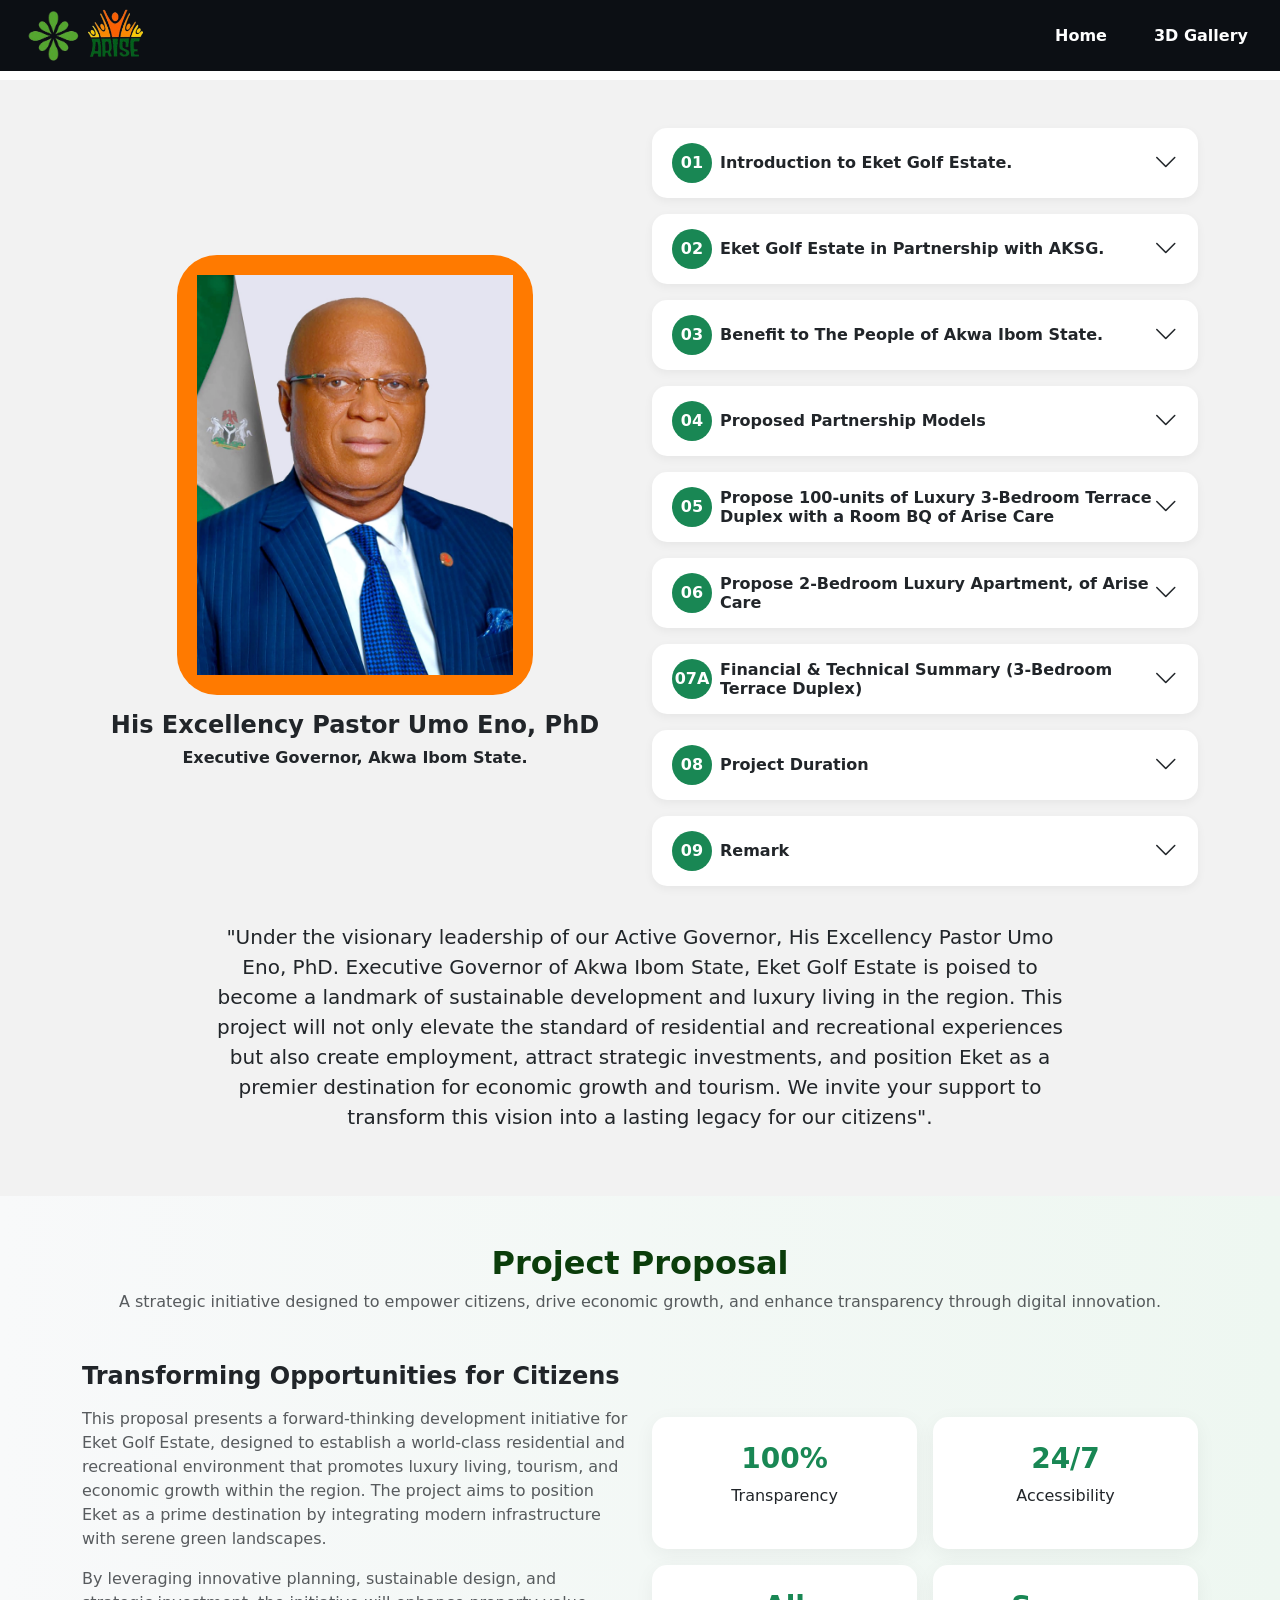
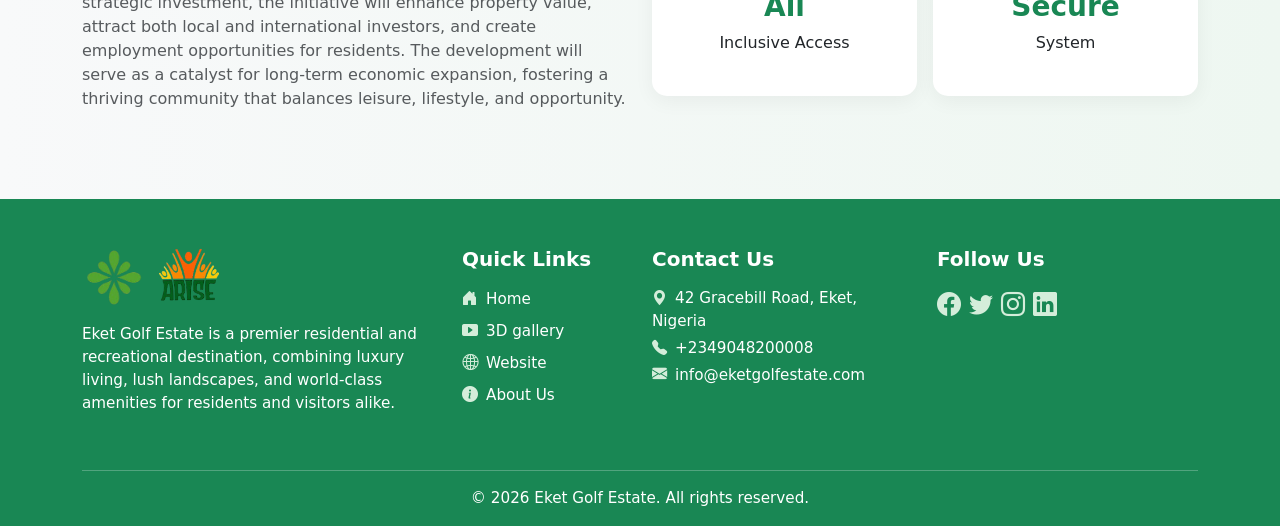
<file: index.html>
<!DOCTYPE html>
<html lang="en">

<head>
    <meta charset="UTF-8">
    <meta name="viewport" content="width=device-width, initial-scale=1.0">

    <!-- Bootstrap CSS -->

    <link rel="stylesheet" href="https://cdn.jsdelivr.net/npm/bootstrap-icons@1.11.1/font/bootstrap-icons.css">
    <link rel="stylesheet" href="./css/style.css">

    <link rel="shortcut icon" href="./images/Screenshot 2024-11-11 155359.png" type="image/x-icon">
    <link href="https://cdn.jsdelivr.net/npm/bootstrap@5.3.3/dist/css/bootstrap.min.css" rel="stylesheet">


    <title>Arise Cares</title>

    <style>
        body {
            margin: 0;
            padding-top: 80px;
        }

        .top-bar {
            color: white;
            font-size: 14px;
            padding: 5px 0;
            text-align: center;
        }

        .navbar-custom {
            background-color: white;
            padding: 10px 40px;
            border-bottom: 2px solid #e5e5e5;
            position: fixed;
        }

        .logo-img {
            height: 55px;
        }

        .nav-link {
            font-weight: 800;
            color: #ffffff;
            margin-left: 15px;
        }

        .nav-link:hover {
            color: #268b07 !important;
        }


        .collapse {
            transition: all 0.35s ease;
        }
    </style>
</head>

<body>




    <!-- NAVBAR -->
    <nav class="navbar navbar-expand-lg custom-navbar fixed-top">
        <div class="container-fluid px-4">

            <!-- LEFT LOGOS -->
            <div class="d-flex align-items-center gap-2">

                <!-- EKET GOLF LOGO -->
                <img src="./images/Screenshot_2024-11-11_155359-removebg-preview.png" class="logo">

                <!-- ARISE LOGO -->
                <img src="./images/arise-removebg-preview.png" class="logo">

            </div>

            <!-- TOGGLER -->
            <button class="navbar-toggler" type="button" data-bs-toggle="collapse" data-bs-target="#navMenu">
                <span class="navbar-toggler-icon"></span>
            </button>

            <!-- RIGHT MENU -->
            <div class="collapse navbar-collapse justify-content-end" id="navMenu">
                <ul class="navbar-nav align-items-center gap-3">

                    <li class="nav-item">
                        <a class="nav-link" href="./index.html">Home</a>
                    </li>

                    <li class="nav-item">
                        <a class="nav-link" href="./gallery.html">3D Gallery</a>
                    </li>

                    <!-- <li class="nav-item">
                        <a class="nav-link" href="./3D.html">3D Videos</a>
                    </li> -->
                </ul>
            </div>

        </div>
    </nav>


    <section class="py-5 section-bg">
        <div class="container">
            <div class="row align-items-center">

                <!-- LEFT SIDE (IMAGE + NAME) -->
                <div class="col-lg-6 text-center mb-4 mb-lg-0">
                    <div class="image-box mx-auto">
                        <img src="./images/Governor.webp" class="img-fluid person-img">
                    </div>
                    <h4 class="mt-3 fw-bold">His Excellency Pastor Umo Eno, PhD</h4>
                    <h6 class="mt-1 fw-bold">Executive Governor, Akwa Ibom State.</h6>
                </div>

                <!-- RIGHT SIDE (TEXT CARDS) -->
                <div class="col-lg-6" id="accordionExample">

                    <!-- CARD 1 -->
                    <div class="info-card mb-3">
                        <div class="d-flex align-items-center justify-content-between" data-bs-toggle="collapse"
                            data-bs-target="#cardContent1" role="button" aria-expanded="false" style="cursor: pointer;">
                            <div class="d-flex align-items-center">
                                <div class="number-circle">01</div>
                                <h6 class="fw-bold ms-2 mb-0">Introduction to Eket Golf Estate.</h6>
                            </div>
                            <i class="bi bi-chevron-down fs-4 dropdown-icon"></i>
                        </div>
                        <div class="collapse mt-3" id="cardContent1" data-bs-parent="#accordionExample">
                            <p class="mb-0">
                                We are pleased to introduce you to the prestigious <span class="golf">Eket Golf
                                    Estate</span>, a world-class
                                residential and recreational community that reflects the vision of a modern and
                                sustainable residential estate. Strategically located in the heart of Eket, Akwa Ibom.
                                Eket Golf Estate is divided into two parts, the Commercial and Residential, with a C of
                                O as a title document. Our Estate offers state-of-the-art amenities, including a
                                professional golf course, lawn tennis court, basketball court, helipad, clinic,
                                Supermarket, swimming pool, children's playground, restaurant, 24-hours surveillance,
                                24-hours electricity, football pitch, 24-hours village market & residents cinema with
                                luxury homes, a serene environment, and infrastructure designed to enhance quality
                                living. <br> <br>
                                We respectfully propose a partnership with the Government of Akwa Ibom State to develop
                                <span class="fw-bold">100 units of luxury 3-bedroom terrace duplex with a Room
                                    BQ,</span> within the
                                residential precinct of Eket
                                Golf Estate under the branded project <span class="arise">“ARISE CARE”</span>.

                            </p> <br>


                            <img src="./images/gate-view_1.jpg" alt="Eket Golf Estate"
                                class="img-fluid rounded shadow-sm w-100"> <br>

                            <div class="text-center"> <br>
                                <a href="./gallery.html" class="btn btn-success px-4 py-2 fw-bold text-orange-custom">
                                    Learn More <i class="bi bi-arrow-right ms-2"></i>
                                </a>
                            </div>
                        </div>
                    </div>

                    <!-- CARD 2 -->
                    <div class="info-card mb-3">
                        <div class="d-flex align-items-center justify-content-between" data-bs-toggle="collapse"
                            data-bs-target="#cardContent2" role="button" aria-expanded="false" style="cursor: pointer;">
                            <div class="d-flex align-items-center">
                                <div class="number-circle">02</div>
                                <h6 class="fw-bold ms-2 mb-0">Eket Golf Estate in Partnership with AKSG.</h6>
                            </div>
                            <i class="bi bi-chevron-down fs-4 dropdown-icon"></i>
                        </div>
                        <div class="collapse mt-3" id="cardContent2" data-bs-parent="#accordionExample">
                            <p class="mb-0">
                                We respectfully propose a strategic partnership with the Government of Akwa Ibom State
                                to deliver a premium residential development comprising 100 units of luxury 3-bedroom
                                terrace duplex with a Room BQ. Each with an internal floor area of 220.252 m², within
                                the serene and
                                prestigious residential precinct of Eket Golf Estate. This development will be executed
                                under the distinctive and forward-looking brand identity, <span class="arise">“ARISE
                                    CARE.”</span> <br> <br>

                                This initiative is designed to redefine modern living standards within the region by
                                combining architectural excellence, functional design, and sustainable building
                                practices. Each apartment will be thoughtfully crafted to provide spacious interiors,
                                high-quality finishes, and a comfortable living environment that meets the expectations
                                of contemporary homeowners and investors alike. <br> <br>


                                The <span class="arise">“ARISE CARE”</span> project aims to create not just housing, but
                                a vibrant and secure
                                community that promotes wellbeing, convenience, and lifestyle enhancement. The
                                development will incorporate essential infrastructure, green spaces, reliable utilities,
                                and modern amenities to ensure a seamless living experience for residents. <br><br>

                                In addition to addressing the growing demand for high-quality housing, this partnership
                                will contribute significantly to the economic development of Eket Local Government Area
                                and Akwa Ibom State by creating jobs, attracting investment, and enhancing the overall
                                value of the State. It will also reinforce the government's commitment to urban
                                development, innovation, and improved quality of life for its citizens. <br><br>

                                We are confident that this collaboration will serve as a landmark project, setting a new
                                benchmark for residential developments in Akwa Ibom State while aligning with the
                                broader vision of sustainable growth and prosperity.
                            </p> <br>

                            <img src="./images/new picture apartment pent 1.jpeg" alt="Eket Golf Estate"
                                class="img-fluid rounded shadow-sm w-100"> <br>

                            <div class="text-center"> <br>
                                <a href="./gallery.html" class="btn btn-success px-4 py-2 fw-bold text-orange-custom">
                                    Learn More <i class="bi bi-arrow-right ms-2"></i>
                                </a>
                            </div>
                        </div>
                    </div>

                    <!-- CARD 3 -->
                    <div class="info-card mb-3">
                        <div class="d-flex align-items-center justify-content-between" data-bs-toggle="collapse"
                            data-bs-target="#cardContent3" role="button" aria-expanded="false" style="cursor: pointer;">
                            <div class="d-flex align-items-center">
                                <div class="number-circle">03</div>
                                <h6 class="fw-bold ms-2 mb-0">Benefit to The People of Akwa Ibom State.</h6>
                            </div>
                            <i class="bi bi-chevron-down fs-4 dropdown-icon"></i>
                        </div>
                        <div class="collapse mt-3" id="cardContent3" data-bs-parent="#accordionExample">
                            <p class="mb-0">
                            <ul>
                                <li class="fw-bold">Home Ownership at Controlled Pricing</li>
                            </ul>
                            The ₦80 Million per unit price is significantly below current open-market values for
                            comparable luxury developments in Uyo and Eket (₦120–180 million range). Through government
                            facilitation (infrastructure support, or mortgage guarantee), civil servants can access
                            units at subsidized or phased-payment terms. <br><br>

                            <ul>
                                <li class="fw-bold">Payroll-Deduction / Mortgage-Friendly Payment Plan</li>
                            </ul>

                            We propose a 36–60 month structured payment plan directly deductible from salary (similar to
                            existing staff housing schemes), with initial deposit as low as 10–20% (₦9–18 million). This
                            removes the barrier of large upfront capital for many mid-to-senior civil servants.
                            </p> <br>

                            <ul>
                                <li class="fw-bold">World-Class Living Environment </li>
                            </ul>

                            Residents gain immediate access to: <br> <br>
                            <ul class="dash-list ps-3">
                                <li>24-hour electricity & water.</li>
                                <li>Professional golf course & sports facilities.</li>
                                <li>Private cinema, swimming pool, children's playground.</li>
                                <li>On-site clinic, supermarket & 24-hour security.</li>
                                <li>Helipad (quick access to Uyo & beyond).</li>
                            </ul>
                            These amenities significantly improve quality of life and reduce daily stress for
                            hardworking civil servants and their families. <br><br>

                            <ul>
                                <li class="fw-bold">Long-Term Wealth Creation</li>
                            </ul>


                            Eket is experiencing rapid appreciation due to the Ibom Deep Seaport project and ongoing
                            industrialization in its environs. Historical data from similar estates in Akwa Ibom shows
                            8–15% annual capital appreciation. <span class="arise"> “ARISE CARE” </span> units offer
                            civil servants a high-quality
                            asset that builds generational wealth. <br> <br>


                            <ul>
                                <li class="fw-bold">Proximity & Convenience</li>
                            </ul>

                            The estate is only 38 minutes from Uyo (state secretariat), 8 minutes to Ibom Deepsea Port,
                            7 minutes to Ibeno Beach, 5 minutes to Eket Sports Stadium, 36 minutes to Victor Attah
                            International Airport, 32 minutes to Oron Museum, 8 minutes to BUA Refinery, 7 minutes to
                            Seplat Energy, and within 10 minutes of major facilities around Eket — ideal for civil
                            servants posted in Eket, Onna, Esit Eket, or commuting to Uyo. <br> <br>

                            <ul>
                                <li class="fw-bold">Health & Wellbeing Support</li>
                            </ul>


                            The on-site 24-hour clinic provides immediate medical access — a critical benefit for
                            families with elderly parents or young children. <br> <br>

                            <ul>
                                <li class="fw-bold">Social & Networking Capital</li>
                            </ul>

                            Living in <span class="golf">Eket Golf Estate</span> connects civil servants with other
                            professionals, business
                            owners, and senior public officers — enhancing career and social networks. <br> <br>

                        </div>
                    </div>

                    <!-- CARD 4 -->
                    <div class="info-card mb-3">
                        <div class="d-flex align-items-center justify-content-between" data-bs-toggle="collapse"
                            data-bs-target="#cardContent4" role="button" aria-expanded="false" style="cursor: pointer;">
                            <div class="d-flex align-items-center">
                                <div class="number-circle">04</div>
                                <h6 class="fw-bold ms-2 mb-0">Proposed Partnership Models</h6>
                            </div>
                            <i class="bi bi-chevron-down fs-4 dropdown-icon"></i>
                        </div>
                        <div class="collapse mt-3" id="cardContent4" data-bs-parent="#accordionExample">
                            <p class="mb-0">

                                We are flexible and open to any model that best serves the State’s objectives: <br>
                            <ul>
                                <li class="dash-list ps-3 fw-bold fst-italic">Option A – Government-Backed Development
                                    Guarantee:</li>
                            </ul>The Government of Akwa Ibom State shall formally mandate Eket Golf Estate through a
                            Letter of Guarantee and a binding contract executed between both parties. Under this
                            arrangement, Eket Golf Estate will undertake the construction of the project, and upon
                            reaching 70% completion of development, the government shall release the agreed funds to the
                            developer.
                            <ul> <br>
                                <li class="dash-list ps-3 fw-bold fst-italic">Option B – Phased Government Funding
                                    Structure:
                                </li>
                            </ul> The Government of Akwa Ibom State shall adopt a milestone-based payment approach,
                            beginning with an initial 30% upfront disbursement. At a defined stage of project
                            development, an additional 40% payment shall be released, while the final 30% balance shall
                            be paid upon full completion of the project. <br> <br><span>
                                As a key provision, upon full completion of the project, all keys to the 100 housing
                                units shall be formally handed over to the Government of Akwa Ibom State.</span> <br>
                            <br>



                            </p>

                            <div class="row g-4 justify-content-center">
                                <div class="col-6 col-lg-4">
                                    <div class="gallery-item">
                                        <img src="./images/arise-removebg-preview.png" class="img-fluid">
                                    </div>
                                </div>
                                <div class="col-6 col-lg-4">
                                    <div class="gallery-item">
                                        <img src="./images/Screenshot_2024-11-11_155359-removebg-preview.png"
                                            class="img-fluid">
                                    </div>
                                </div>

                            </div>
                        </div>
                    </div>

                    <!-- CARD 5 -->
                    <div class="info-card mb-3">
                        <div class="d-flex align-items-center justify-content-between" data-bs-toggle="collapse"
                            data-bs-target="#cardContent5" role="button" aria-expanded="false" style="cursor: pointer;">
                            <div class="d-flex align-items-center">
                                <div class="number-circle">05</div>
                                <h6 class="fw-bold ms-2 mb-0">Propose 100-units of Luxury 3-Bedroom Terrace Duplex with
                                    a Room BQ of
                                    Arise Care
                                </h6>
                            </div>
                            <i class="bi bi-chevron-down fs-4 dropdown-icon"></i>
                        </div>
                        <div class="collapse mt-3" id="cardContent5" data-bs-parent="#accordionExample">
                            <h6 class="text-center fw-bold">Propose Design For AriseCare.</h6>

                            <img src="./images/4 picture.jpeg" alt="Eket Golf Estate"
                                class="img-fluid rounded shadow-sm w-100"> <br> <br>

                            <img src="./images/5 picture.jpeg" alt="Eket Golf Estate"
                                class="img-fluid rounded shadow-sm w-100"> <br> <br>


                            <img src="./images/new picture apartment pent 1.jpeg" alt="Eket Golf Estate"
                                class="img-fluid rounded shadow-sm w-100"> <br>


                            <div class="text-center"> <br>
                                <a href="./gallery.html" class="btn btn-success px-4 py-2 fw-bold text-orange-custom">
                                    Learn More <i class="bi bi-arrow-right ms-2"></i>
                                </a>
                            </div>
                        </div>
                    </div>

                    <!-- CARD 6 -->
                    <div class="info-card mb-3">
                        <div class="d-flex align-items-center justify-content-between" data-bs-toggle="collapse"
                            data-bs-target="#cardContent6" role="button" aria-expanded="false" style="cursor: pointer;">
                            <div class="d-flex align-items-center">
                                <div class="number-circle">06</div>
                                <h6 class="fw-bold ms-2 mb-0">Propose 2-Bedroom Luxury Apartment, of
                                    Arise Care
                                </h6>
                            </div>
                            <i class="bi bi-chevron-down fs-4 dropdown-icon"></i>
                        </div>
                        <div class="collapse mt-3" id="cardContent6" data-bs-parent="#accordionExample">
                            <h6 class="text-center fw-bold">Propose Design For AriseCare.</h6>

                            <img src="./images/2 bedroom.jpeg" alt="Eket Golf Estate"
                                class="img-fluid rounded shadow-sm w-100"> <br> <br>

                            <img src="./images/2 bedroom luxury.jpeg" alt="Eket Golf Estate"
                                class="img-fluid rounded shadow-sm w-100"> <br> <br>

                            <div class="text-center"> <br>
                                <a href="./gallery.html" class="btn btn-success px-4 py-2 fw-bold text-orange-custom">
                                    Learn More <i class="bi bi-arrow-right ms-2"></i>
                                </a>
                            </div>
                        </div>
                    </div>

                    <!-- CARD 7 -->
                    <div class="info-card mb-3">
                        <div class="d-flex align-items-center justify-content-between" data-bs-toggle="collapse"
                            data-bs-target="#cardContent7" role="button" aria-expanded="false" style="cursor: pointer;">
                            <div class="d-flex align-items-center">
                                <div class="number-circle">07A</div>
                                <h6 class="fw-bold ms-2 mb-0">Financial & Technical Summary (3-Bedroom Terrace Duplex)
                                </h6>
                            </div>
                            <i class="bi bi-chevron-down fs-4 dropdown-icon"></i>
                        </div>
                        <div class="collapse mt-3" id="cardContent7" data-bs-parent="#accordionExample">
                            <p class="mb-0">

                            <ul class="dash-list ps-3">
                                <li><span class="fw-bold">Land:</span> <span class="fw-light">Already secured with C of
                                        O.</span></li> <br>

                                <li><span class="fw-bold">Infrastructure:</span>
                                    <span class="fw-light">Fully serviced (24-hour power, water, roads,
                                        security).</span>
                                </li> <br>

                                <li><span class="fw-bold">Construction quality:</span>
                                    <span class="fw-light text-center">High-spec finishes (High quality tiles, sanitary
                                        wares, aluminum
                                        windows, etc.).</span>
                                </li> <br>

                                <li><span class="fw-bold">Price per Unit: </span>
                                    <span class="fw-light text-center">₦80,000,000 (Eighty Million Naira).</span>
                                </li> <br>

                                <li><span class="fw-bold">Total Project Value:</span>
                                    <span class="fw-light">₦8,000,000,000 (Eight Billion Naira).</span>
                                </li> <br>

                                <li><span class="fw-bold">Payment flexibility:</span>
                                    <span class="fw-light">Negotiable with government support.</span>
                                </li> <br>

                                <li><span class="fw-bold">Projected economic impact:</span>
                                    <span class="fw-light">Direct jobs during construction, increased local commerce,
                                        enhanced state image.</span>
                                </li> <br>
                            </ul>
                            </p>


                            <div class="d-flex align-items-center">
                                <div class="number-circle">07B</div>
                                <h6 class="fw-bold ms-2 mb-0">Financial & Technical Summary (2-Bedroom Luxury Apartment)
                                </h6>
                            </div>


                        </div>

                        <div class="collapse mt-3" id="cardContent7" data-bs-parent="#accordionExample">
                            <p class="mb-0">

                            <ul class="dash-list ps-3">
                                <li><span class="fw-bold">Land:</span> <span class="fw-light">Already secured with C of
                                        O.</span></li> <br>

                                <li><span class="fw-bold">Infrastructure:</span>
                                    <span class="fw-light">Fully serviced (24-hour power, water, roads,
                                        security).</span>
                                </li> <br>

                                <li><span class="fw-bold">Construction quality:</span>
                                    <span class="fw-light text-center">High-spec finishes (High quality tiles, sanitary
                                        wares, aluminum
                                        windows, etc.).</span>
                                </li> <br>

                                <li><span class="fw-bold">Price per Unit: </span>
                                    <span class="fw-light text-center">₦50,000,000 (Fifty Million Naira).</span>
                                </li> <br>

                                <li><span class="fw-bold">Total Project Value:</span>
                                    <span class="fw-light">₦5,000,000,000 (Five Billion Naira).</span>
                                </li> <br>

                                <li><span class="fw-bold">Payment flexibility:</span>
                                    <span class="fw-light">Negotiable with government support.</span>
                                </li> <br>

                                <li><span class="fw-bold">Projected economic impact:</span>
                                    <span class="fw-light">Direct jobs during construction, increased local commerce,
                                        enhanced state image.</span>
                                </li> <br>
                            </ul>
                            </p>
                        </div>
                    </div>

                    <!-- CARD 8 -->
                    <div class="info-card mb-3">
                        <div class="d-flex align-items-center justify-content-between" data-bs-toggle="collapse"
                            data-bs-target="#cardContent8" role="button" aria-expanded="false" style="cursor: pointer;">
                            <div class="d-flex align-items-center">
                                <div class="number-circle">08</div>
                                <h6 class="fw-bold ms-2 mb-0">Project Duration</h6>
                            </div>
                            <i class="bi bi-chevron-down fs-4 dropdown-icon"></i>
                        </div>
                        <div class="collapse mt-3" id="cardContent8" data-bs-parent="#accordionExample">
                            <p class="mb-0">

                                This Project is going to last for <span class="fw-bold">18 Months</span> from
                                commencement.
                            </p>
                        </div>
                    </div>

                    <!-- CARD 9 -->
                    <div class="info-card mb-3">
                        <div class="d-flex align-items-center justify-content-between" data-bs-toggle="collapse"
                            data-bs-target="#cardContent9" role="button" aria-expanded="false" style="cursor: pointer;">
                            <div class="d-flex align-items-center">
                                <div class="number-circle">09</div>
                                <h6 class="fw-bold ms-2 mb-0">Remark</h6>
                            </div>
                            <i class="bi bi-chevron-down fs-4 dropdown-icon"></i>
                        </div>
                        <div class="collapse mt-3" id="cardContent9" data-bs-parent="#accordionExample">
                            <p class="mb-0">
                                Your Excellency, <span class="arise">“ARISE CARE”</span> represents a tangible,
                                high-impact opportunity to improve
                                the living standards of Akwa Ibom civil servants while showcasing the state’s commitment
                                to modern, sustainable housing. The project aligns perfectly with the ARISE Agenda
                                pillars of Wealth Creation, Poverty Alleviation, and Infrastructural Development. <br>
                                <br>


                                If this project is approved and awarded to Eket Golf Estate, we respectfully request
                                that Your Excellency, The Governor of Akwa Ibom State, graciously honor us; at your
                                convenience, by performing the foundation-laying ceremony for the proposed <span
                                    class="fw-bold"> 100-unit
                                    Luxury 3-Bedroom Terrace Duplex at Eket Golf Estate.</span> <br> <br>

                                We stand ready for a site visit, virtual presentation, submission of detailed
                                architectural drawings, cost breakdowns (payment schedules), legal title documents, and
                                any additional information or detailed feasibility studies required at your earliest
                                convenience. <br> <br>
                                Thank you for your leadership and kind consideration.

                            </p>
                        </div>
                    </div>

                </div>

            </div>

            <!-- ===================== STANDALONE PARAGRAPH ===================== -->
            <div class="row mt-3">
                <div class="col-12 text-center">
                    <p class="lead mx-auto mt-1" style="max-width: 850px;">
                        "Under the visionary leadership of our Active Governor, <strong>His Excellency Pastor Umo
                            Eno, PhD</strong>. Executive Governor of Akwa Ibom State, Eket Golf Estate is poised to
                        become a
                        landmark of sustainable development and luxury living in the region. This project will not only
                        elevate the standard of residential and recreational experiences but also create employment,
                        attract strategic investments, and position Eket as a premier destination for economic growth
                        and tourism. We invite your support to transform this vision into a lasting legacy for our
                        citizens".
                    </p>
                </div>
            </div>
        </div>
    </section>



    <section class="proposal-section py-5">
        <div class="container">

            <!-- HEADER -->
            <div class="text-center mb-5">
                <h2 class="fw-bold">Project Proposal</h2>
                <p class="text-muted">
                    A strategic initiative designed to empower citizens, drive economic growth, and enhance transparency
                    through digital innovation.
                </p>
            </div>

            <div class="row align-items-center">

                <!-- LEFT CONTENT -->
                <div class="col-lg-6 mb-4">

                    <h4 class="fw-bold mb-3">Transforming Opportunities for Citizens</h4>

                    <p class="text-muted mb-lg-10 ml-30">
                        This proposal presents a forward-thinking development initiative for Eket Golf Estate, designed
                        to establish a world-class residential and recreational environment that promotes luxury living,
                        tourism, and economic growth within the region. The project aims to position Eket as a prime
                        destination by integrating modern infrastructure with serene green landscapes.
                    </p>

                    <p class="text-muted">
                        By leveraging innovative planning, sustainable design, and strategic investment, the initiative
                        will enhance property value, attract both local and international investors, and create
                        employment opportunities for residents. The development will serve as a catalyst for long-term
                        economic expansion, fostering a thriving community that balances leisure, lifestyle, and
                        opportunity.
                    </p>


                </div>

                <!-- RIGHT HIGHLIGHT CARDS -->
                <div class="col-lg-6">

                    <div class="row g-3">

                        <div class="col-6">
                            <div class="proposal-card text-center">
                                <h3>100%</h3>
                                <p>Transparency</p>
                            </div>
                        </div>

                        <div class="col-6">
                            <div class="proposal-card text-center">
                                <h3>24/7</h3>
                                <p>Accessibility</p>
                            </div>
                        </div>

                        <div class="col-6">
                            <div class="proposal-card text-center">
                                <h3>All</h3>
                                <p>Inclusive Access</p>
                            </div>
                        </div>

                        <div class="col-6">
                            <div class="proposal-card text-center">
                                <h3>Secure</h3>
                                <p>System</p>
                            </div>
                        </div>

                    </div>

                </div>

            </div>
        </div>
    </section>


    <!-- ===================== FOOTER ===================== -->
    <footer class="footer-section text-white pt-5 pb-3" style="background-color: #198754;">
        <div class="container">

            <div class="row">

                <!-- ABOUT / LOGO -->
                <div class="col-lg-4 mb-4">
                    <div class="d-flex align-items-center gap-3 mb-3">
                        <img src="./images/Screenshot_2024-11-11_155359-removebg-preview.png"
                            alt="Eket Golf Estate Logo" class="footer-logo">
                        <img src="./images/arise-removebg-preview.png" alt="Arise Logo" class="footer-logo">
                    </div>
                    <p>
                        Eket Golf Estate is a premier residential and recreational destination, combining luxury living,
                        lush landscapes, and world-class amenities for residents and visitors alike.
                    </p>
                </div>

                <!-- QUICK LINKS -->
                <div class="col-lg-2 mb-4">
                    <h5 class="fw-bold mb-3">Quick Links</h5>
                    <ul class="list-unstyled">
                        <li><i class="bi bi-house-door-fill me-2"></i><a href="./index.html"
                                class="footer-link">Home</a></li>
                        <li><i class="bi bi-play-btn-fill me-2"></i><a href="./gallery.html" class="footer-link">3D
                                gallery</a></li>
                        <li><i class="bi bi-globe2 me-2"></i><a href="https://www.eketgolfestate.com/"
                                class="footer-link">Website</a></li>
                        <li><i class="bi bi-info-circle-fill me-2"></i><a href="#" class="footer-link">About Us</a></li>
                    </ul>
                </div>
                <!-- CONTACT INFO -->
                <div class="col-lg-3 mb-4">
                    <h5 class="fw-bold mb-3">Contact Us</h5>
                    <p class="mb-1"><i class="bi bi-geo-alt-fill me-2"></i>42 Gracebill Road, Eket, Nigeria</p>
                    <p class="mb-1"><i class="bi bi-telephone-fill me-2"></i>+2349048200008</p>
                    <p class="mb-1"><i class="bi bi-envelope-fill me-2"></i>info@eketgolfestate.com</p>
                </div>

                <!-- FOLLOW US / SOCIAL -->
                <div class="col-lg-3 mb-4">
                    <h5 class="fw-bold mb-3">Follow Us</h5>
                    <div class="d-flex gap-2">
                        <a href="https://www.facebook.com/" class="text-white fs-4"><i class="bi bi-facebook"></i></a>
                        <a href="#" class="text-white fs-4"><i class="bi bi-twitter"></i></a>
                        <a href="#" class="text-white fs-4"><i class="bi bi-instagram"></i></a>
                        <a href="#" class="text-white fs-4"><i class="bi bi-linkedin"></i></a>
                    </div>
                </div>

            </div>

            <hr class="border-light">

            <!-- COPYRIGHT -->
            <div class="row">
                <div class="col text-center">
                    <p class="mb-0">&copy; 2026 Eket Golf Estate. All rights reserved.</p>
                </div>
            </div>

        </div>
    </footer>

    <!-- Bootstrap JS -->
    <script src="https://cdn.jsdelivr.net/npm/bootstrap@5.3.3/dist/js/bootstrap.bundle.min.js"></script>

    <script>
        document.querySelectorAll('.collapse').forEach(collapse => {
            collapse.addEventListener('show.bs.collapse', function () {
                this.previousElementSibling.querySelector('.dropdown-icon').classList.add('rotate');
            });

            collapse.addEventListener('hide.bs.collapse', function () {
                this.previousElementSibling.querySelector('.dropdown-icon').classList.remove('rotate');
            });
        });
    </script>


    <script>
        document.querySelectorAll('.collapse').forEach(collapseEl => {
            collapseEl.addEventListener('shown.bs.collapse', function () {
                const yOffset = -90; // adjust based on your navbar height
                const card = this.closest('.info-card');
                const y = card.getBoundingClientRect().top + window.pageYOffset + yOffset;

                window.scrollTo({ top: y, behavior: 'smooth' });
            });
        });
    </script>

</body>

</html>
</file>
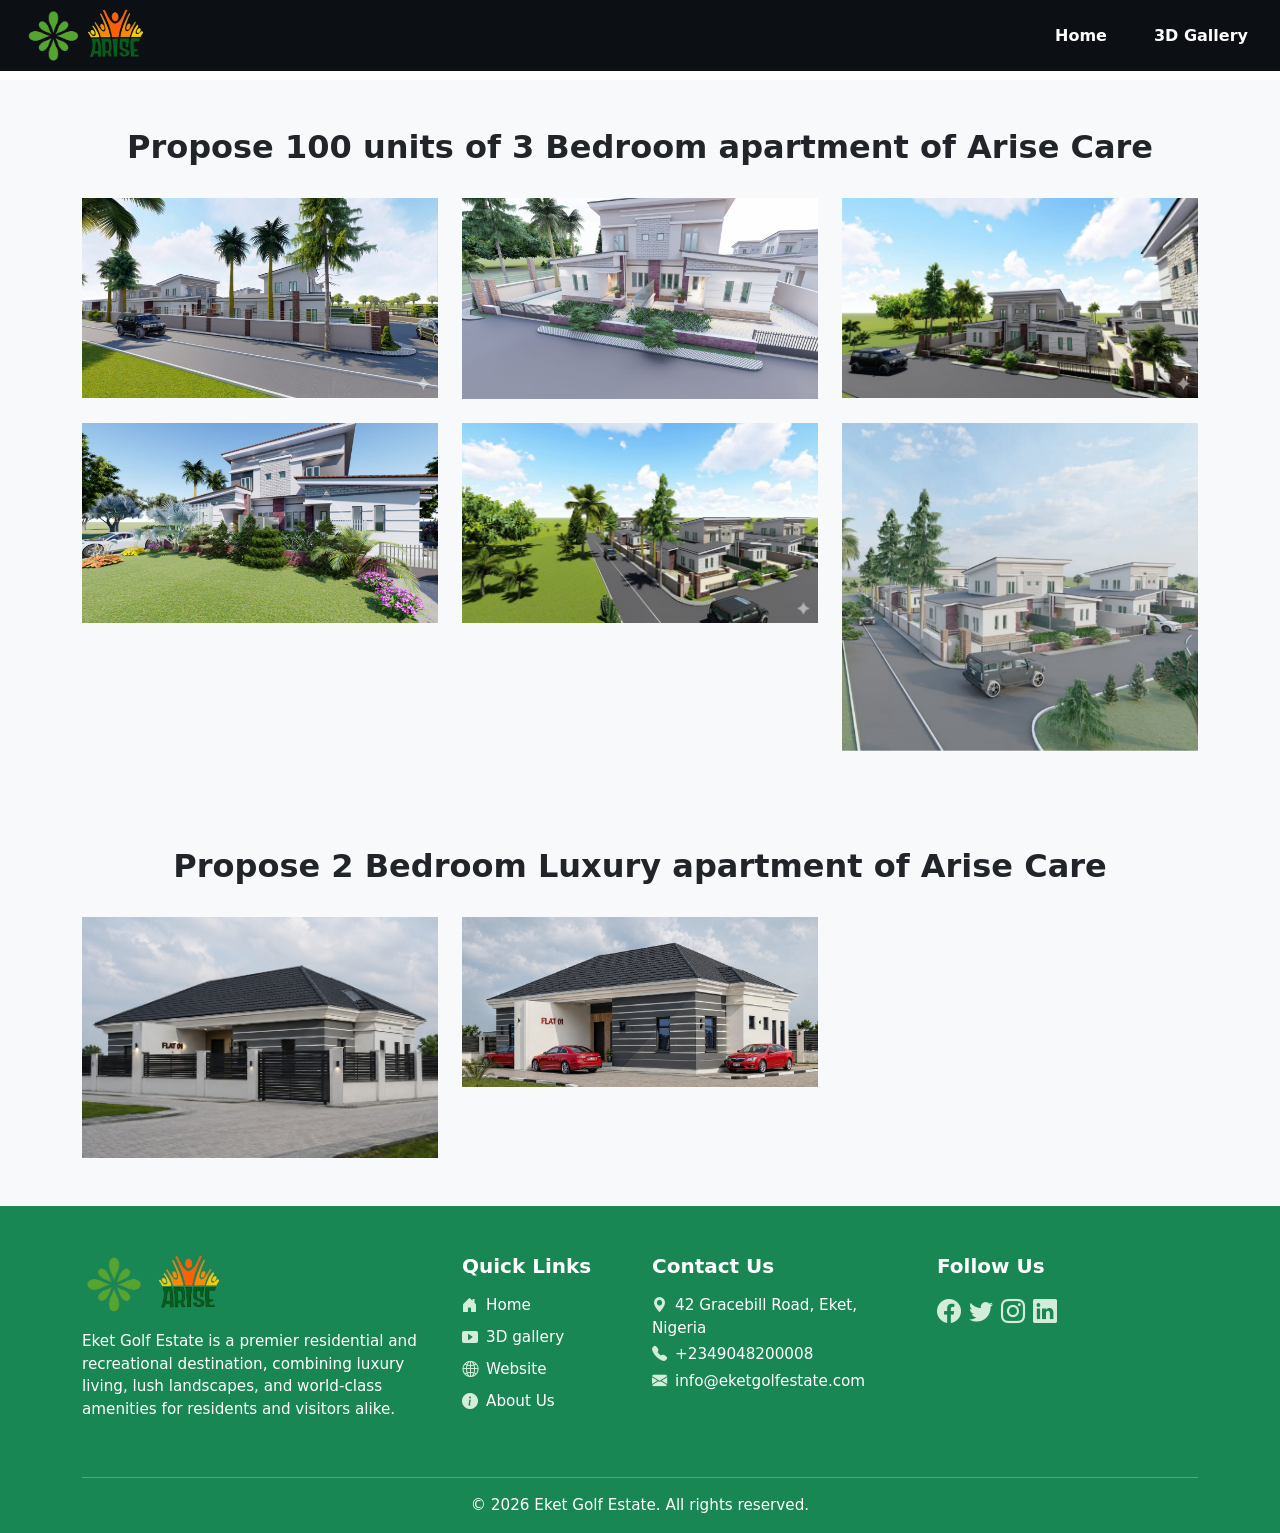
<file: gallery.html>
<!DOCTYPE html>
<html lang="en">

<head>
    <meta charset="UTF-8">
    <meta name="viewport" content="width=device-width, initial-scale=1.0">
    <link rel="stylesheet" href="https://cdn.jsdelivr.net/npm/bootstrap-icons@1.11.1/font/bootstrap-icons.css">
    <link rel="stylesheet" href="./css/style.css">

    <link rel="shortcut icon" href="./images/Screenshot 2024-11-11 155359.png" type="image/x-icon">
    <link href="https://cdn.jsdelivr.net/npm/bootstrap@5.3.3/dist/css/bootstrap.min.css" rel="stylesheet">


    <title>Arise Cares</title>


    <style>
        body {
            margin: 0;
            padding-top: 80px;
        }

        .top-bar {
            color: white;
            font-size: 14px;
            padding: 5px 0;
            text-align: center;
        }

        .navbar-custom {
            background-color: white;
            padding: 10px 40px;
            border-bottom: 2px solid #e5e5e5;
            position: fixed;
        }

        .logo-img {
            height: 55px;
        }

        .nav-link {
            font-weight: 800;
            color: #ffffff;
            margin-left: 15px;
        }

        .nav-link:hover {
            color: #268b07 !important;
        }
    </style>
</head>

<body>
    <!-- NAVBAR -->
    <nav class="navbar navbar-expand-lg custom-navbar fixed-top">
        <div class="container-fluid px-4">

            <!-- LEFT LOGOS -->
            <div class="d-flex align-items-center gap-2">

                <!-- EKET GOLF LOGO -->
                <img src="./images/Screenshot_2024-11-11_155359-removebg-preview.png" class="logo">

                <!-- ARISE LOGO -->
                <img src="./images/arise-removebg-preview.png" class="logo">

            </div>

            <!-- TOGGLER -->
            <button class="navbar-toggler" type="button" data-bs-toggle="collapse" data-bs-target="#navMenu">
                <span class="navbar-toggler-icon"></span>
            </button>

            <!-- RIGHT MENU -->
            <div class="collapse navbar-collapse justify-content-end" id="navMenu">
                <ul class="navbar-nav align-items-center gap-3">

                    <li class="nav-item">
                        <a class="nav-link" href="./index.html">Home</a>
                    </li>

                    <li class="nav-item">
                        <a class="nav-link" href="./gallery.html">3D Gallery</a>
                    </li>

                    <!-- <li class="nav-item">
                        <a class="nav-link" href="./3D.html">3D Videos</a>
                    </li> -->
                </ul>
            </div>

        </div>
    </nav>

    <section class="py-5 bg-light">
        <div class="container">

            <div class="row g-4">

                <h2 class="text-center fw-bold">Propose 100 units of 3 Bedroom apartment of Arise Care</h2>

                <div class="col-6 col-lg-4">
                    <div class="gallery-item">
                        <a href="./images/image copy 2.png" class="gallery-link">
                            <img src="./images/image copy 2.png" class="img-fluid gallery-img">
                        </a>
                    </div>
                </div>

                <div class="col-6 col-lg-4">
                    <div class="gallery-item">
                        <a href="./images/5 picture.jpeg" class="gallery-link">
                            <img src="./images/5 picture.jpeg" class="img-fluid gallery-img">
                        </a>
                    </div>
                </div>

                <div class="col-6 col-lg-4">
                    <div class="gallery-item">
                        <a href="./images/image copy.png" class="gallery-link">
                            <img src="./images/image copy.png" class="img-fluid gallery">
                        </a>
                    </div>
                </div>

                <div class="col-6 col-lg-4">
                    <div class="gallery-item">
                        <a href="./images/4 picture.jpeg" class="gallery-link">
                            <img src="./images/4 picture.jpeg" class="img-fluid">
                        </a>
                    </div>
                </div>

                <div class="col-6 col-lg-4">
                    <div class="gallery-item">
                        <a href="./images/image.png" class="gallery-link">
                            <img src="./images/image.png" class="img-fluid">
                        </a>
                    </div>
                </div>

                <div class="col-6 col-lg-4">
                    <div class="gallery-item">
                        <a href="./images/pent 3.jpeg" class="gallery-link">
                            <img src="./images/pent 3.jpeg" class="img-fluid">
                        </a>
                    </div>
                </div>

            </div>

        </div>
    </section>

    <section class="py-5 bg-light">
        <div class="container">

            <div class="row g-4">

                <h2 class="text-center fw-bold">Propose 2 Bedroom Luxury apartment of Arise Care</h2>

                <div class="col-6 col-lg-4">
                    <div class="gallery-item">
                        <a href="./images/2 bedroom luxury.jpeg" class="gallery-link">
                            <img src="./images/2 bedroom luxury.jpeg" class="img-fluid gallery-img">
                        </a>
                    </div>
                </div>

                <div class="col-6 col-lg-4">
                    <div class="gallery-item">
                        <a href="./images/2 bedroom.jpeg" class="gallery-link">
                            <img src="./images/2 bedroom.jpeg" class="img-fluid gallery-img">
                        </a>
                    </div>
                </div>
            </div>

        </div>

        </div>
    </section>




    <footer class="footer-section text-white pt-5 pb-3" style="background-color: #198754;">
        <div class="container">

            <div class="row">

                <!-- ABOUT / LOGO -->
                <div class="col-lg-4 mb-4">
                    <div class="d-flex align-items-center gap-3 mb-3">
                        <img src="./images/Screenshot_2024-11-11_155359-removebg-preview.png"
                            alt="Eket Golf Estate Logo" class="footer-logo">
                        <img src="./images/arise-removebg-preview.png" alt="Arise Logo" class="footer-logo">
                    </div>
                    <p>
                        Eket Golf Estate is a premier residential and recreational destination, combining luxury living,
                        lush landscapes, and world-class amenities for residents and visitors alike.
                    </p>
                </div>

                <!-- QUICK LINKS -->
                <div class="col-lg-2 mb-4">
                    <h5 class="fw-bold mb-3">Quick Links</h5>
                    <ul class="list-unstyled">
                        <li><i class="bi bi-house-door-fill me-2"></i><a href="./index.html"
                                class="footer-link">Home</a></li>
                        <li><i class="bi bi-play-btn-fill me-2"></i><a href="./gallery.html" class="footer-link">3D
                                gallery</a></li>
                        <li><i class="bi bi-globe2 me-2"></i><a href="https://www.eketgolfestate.com/"
                                class="footer-link">Website</a></li>
                        <li><i class="bi bi-info-circle-fill me-2"></i><a href="#" class="footer-link">About Us</a></li>
                    </ul>
                </div>
                <!-- CONTACT INFO -->
                <div class="col-lg-3 mb-4">
                    <h5 class="fw-bold mb-3">Contact Us</h5>
                    <p class="mb-1"><i class="bi bi-geo-alt-fill me-2"></i>42 Gracebill Road, Eket, Nigeria</p>
                    <p class="mb-1"><i class="bi bi-telephone-fill me-2"></i>+2349048200008</p>
                    <p class="mb-1"><i class="bi bi-envelope-fill me-2"></i>info@eketgolfestate.com</p>
                </div>

                <!-- FOLLOW US / SOCIAL -->
                <div class="col-lg-3 mb-4">
                    <h5 class="fw-bold mb-3">Follow Us</h5>
                    <div class="d-flex gap-2">
                        <a href="https://www.facebook.com/" class="text-white fs-4"><i class="bi bi-facebook"></i></a>
                        <a href="#" class="text-white fs-4"><i class="bi bi-twitter"></i></a>
                        <a href="#" class="text-white fs-4"><i class="bi bi-instagram"></i></a>
                        <a href="#" class="text-white fs-4"><i class="bi bi-linkedin"></i></a>
                    </div>
                </div>

            </div>

            <hr class="border-light">

            <!-- COPYRIGHT -->
            <div class="row">
                <div class="col text-center">
                    <p class="mb-0">&copy; 2026 Eket Golf Estate. All rights reserved.</p>
                </div>
            </div>

        </div>
    </footer>

    <script src="https://cdn.jsdelivr.net/npm/bootstrap@5.3.3/dist/js/bootstrap.bundle.min.js"></script>



    <script>
        document.querySelectorAll('.gallery-link').forEach(link => {
            link.addEventListener('click', function (e) {
                e.preventDefault();

                const imgSrc = this.getAttribute('href');
                document.getElementById('modalImage').src = imgSrc;

                const modal = new bootstrap.Modal(document.getElementById('imageModal'));
                modal.show();
            });
        });
    </script>


    <div class="modal fade" id="imageModal" tabindex="-1">
        <div class="modal-dialog modal-dialog-centered modal-lg">
            <div class="modal-content bg-transparent border-0">
                <img id="modalImage" class="w-100 rounded">
            </div>
        </div>
    </div>

</body>

</html>
</file>
<file: css/style.css>
* {
    padding: 0;
    margin: 0;
    box-sizing: border-box;
}


.custom-navbar {
    background-color: #0c0f14;
    /* deep black/navy like your image */
    padding: 10px 0;
}

.logo {
    height: 55px;
    object-fit: contain;
    cursor: pointer;
}

/* menu text */
.nav-link {
    font-size: 14px;
    font-weight: 800;
    color: white;
}

.navbar-toggler-icon {
    color: #ffffff !important;
}

.navbar-toggler {
    background-color: #268b07 !important;
}






.section-bg {
    background-color: #f2f2f2;
}

/* IMAGE SIDE */
.image-box {
    background-color: #ff7a00;
    border-radius: 40px;
    padding: 20px;
    display: inline-block;
}

.person-img {
    max-height: 400px;
    object-fit: contain;
}

/* CARDS */
.info-card {
    background: #ffffff;
    padding: 20px;
    border-radius: 20px;
    box-shadow: 0 2px 10px rgba(0, 0, 0, 0.05);
    position: relative;
}

/* NUMBER CIRCLE */
.number-circle {
    width: 45px;
    height: 45px;
    background: #198754;
    color: white;
    font-weight: bold;
    display: flex;
    align-items: center;
    justify-content: center;
    border-radius: 50%;
    flex-shrink: 0;
}

/* OPTIONAL IMAGE */
.card-img {
    width: 40px;
    height: 40px;
    object-fit: contain;
}





.proposal-section {
  background: linear-gradient(to right, #f8f9fa, #eef7f1);
}

.proposal-section h2 {
  color: #0b3d0b;
}

.proposal-card {
  background: white;
  padding: 25px;
  border-radius: 15px;
  box-shadow: 0 5px 20px rgba(0,0,0,0.05);
  transition: 0.3s;
}

.proposal-card:hover {
  transform: translateY(-5px);
}

.proposal-card h3 {
  color: #198754;
  font-weight: bold;
}

.proposal-btn {
  background-color: #198754;
  color: white;
  padding: 10px 25px;
  border-radius: 6px;
}

.proposal-btn:hover {
  background-color: #146c43;
  color: white;
}




.footer-section a:hover {
  color: #d4edda; /* lighter green on hover */
  text-decoration: underline;
}

.footer-section p, .footer-section li {
  font-size: 0.95rem;
}

.footer-section i {
  color: #d4edda; /* icon color */
}




.footer-logo {
  max-height: 60px; /* adjust this to your test */
  width: auto;       /* maintain aspect ratio */
  display: block;
}



.footer-link {
  color: #ffffff;
  text-decoration: none;
  transition: color 0.3s, transform 0.3s;
}

.footer-link:hover {
  color: #d4edda; /* lighter green on hover */
  transform: translateX(5px); /* subtle shift effect */
}

ul.list-unstyled li {
  margin-bottom: 0.5rem;
  display: flex;
  align-items: center;
}

ul.list-unstyled li i {
  color: #d4edda; /* icon color */
  font-size: 1rem;
}






.info-card {
  background: #fff;
  padding: 15px 20px;
  border-radius: 15px;
  box-shadow: 0 3px 10px rgba(0,0,0,0.05);
  transition: 0.3s;
}

.info-card:hover {
  box-shadow: 0 5px 15px rgba(0,0,0,0.1);
}

.number-circle {
  width: 40px;
  height: 40px;
  background: #198754;
  color: #fff;
  display: flex;
  align-items: center;
  justify-content: center;
  font-weight: bold;
  border-radius: 50%;
  flex-shrink: 0;
}

.dropdown-icon {
  transition: transform 0.3s;
}

/* Rotate icon when collapse is open */
.collapse.show + .dropdown-icon,
.collapse.show ~ .dropdown-icon {
  transform: rotate(180deg);
}


.dropdown-icon {
  transition: transform 0.3s;
}

[aria-expanded="true"] .dropdown-icon {
  transform: rotate(180deg);
}

.arise{
    color: #ff7a00;
    font-weight: 900;
}
.golf{
    color: #268b07;
    font-weight: 900;
}


.dash-list {
  list-style: none;
  padding-left: 0;
}

.dash-list li::before {
  content: "- ";
  margin-right: 5px;
}

.text{
    text-align: center;
   text-align: center !important;
}

.custom-img {
    width: 200px;
    height: 150px;
    object-fit: contain;
}

.responsive-img {
    width: 100%;
    max-width: 220px;
    height: auto;
    object-fit: contain;
}
</file>
